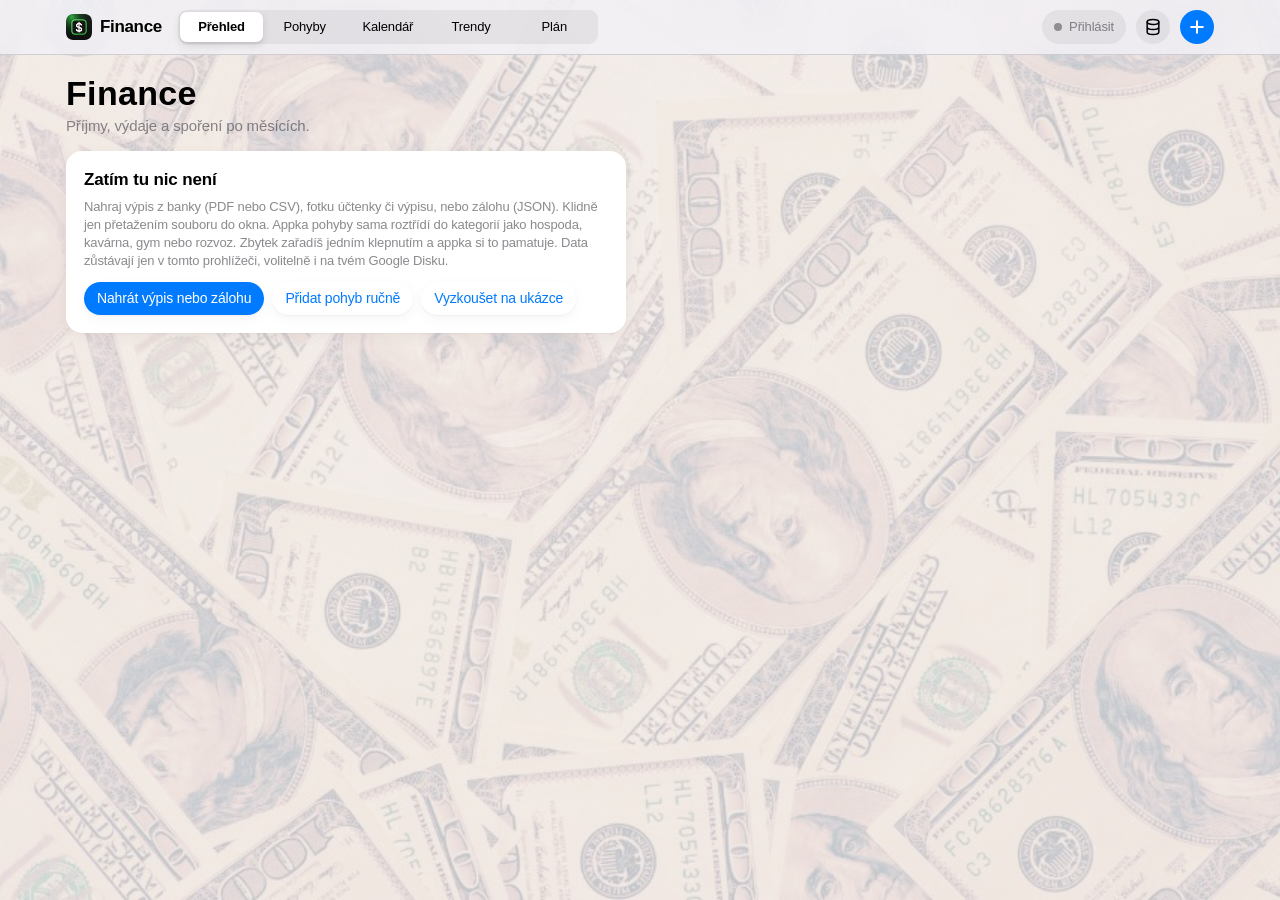
<file: index.html>
<!doctype html>
<html lang="cs">
<head>
<meta charset="utf-8">
<meta name="viewport" content="width=device-width, initial-scale=1, viewport-fit=cover">
<title>Finance</title>
<meta name="description" content="Osobní rozpočet: příjmy, výdaje a spoření po měsících, kategorie, obchodníci, pravidelné platby a import výpisu. Data zůstávají ve tvém prohlížeči, volitelně i na tvém Google Disku.">
<meta name="theme-color" content="#F2F2F7" media="(prefers-color-scheme: light)">
<meta name="theme-color" content="#000000" media="(prefers-color-scheme: dark)">
<meta name="robots" content="noindex">
<link rel="manifest" href="manifest.webmanifest">
<link rel="icon" href="icons/icon.svg" type="image/svg+xml">
<link rel="apple-touch-icon" href="icons/apple-touch-icon.png">
<meta name="apple-mobile-web-app-capable" content="yes">
<meta name="mobile-web-app-capable" content="yes">
<meta name="apple-mobile-web-app-title" content="Finance">
<meta name="apple-mobile-web-app-status-bar-style" content="default">
<link rel="stylesheet" href="styles.css">
</head>
<body>

<header class="bar">
  <div class="bar-in">
    <div class="brand"><img src="icons/icon-192.png" alt="" width="26" height="26"><span>Finance</span></div>
    <nav class="seg" id="segTop" role="tablist" aria-label="Sekce"></nav>
    <span class="spacer"></span>
    <label class="search" id="searchBox" hidden>
      <svg class="ic" viewBox="0 0 24 24" aria-hidden="true"><circle cx="11" cy="11" r="6.5"/><path d="M16 16l4.5 4.5"/></svg>
      <input id="q" type="search" placeholder="Hledat" autocomplete="off" aria-label="Hledat v pohybech">
    </label>
    <button type="button" class="syncpill" id="syncBtn" data-s="out" hidden><i></i><span id="syncTxt">Přihlásit</span></button>
    <button type="button" class="iconbtn" id="dataBtn" aria-label="Data, import a zálohy" title="Data, import a zálohy">
      <svg class="ic" viewBox="0 0 24 24" aria-hidden="true"><ellipse cx="12" cy="6" rx="7" ry="3"/><path d="M5 6v6c0 1.7 3.1 3 7 3s7-1.3 7-3V6M5 12v6c0 1.7 3.1 3 7 3s7-1.3 7-3v-6"/></svg>
    </button>
    <button type="button" class="plus" id="addBtn" aria-label="Přidat pohyb" title="Přidat pohyb (N)">
      <svg class="ic" viewBox="0 0 24 24" aria-hidden="true" style="stroke-width:2.4"><path d="M12 5v14M5 12h14"/></svg>
    </button>
  </div>
</header>

<main class="wrap" id="view" aria-live="polite"></main>

<nav class="tabbar" id="tabBottom" aria-label="Sekce"><div class="tabbar-in" role="tablist"></div></nav>

<dialog id="entryDlg" aria-label="Pohyb"></dialog>
<dialog id="dataDlg" aria-label="Data"></dialog>
<dialog id="importDlg" aria-label="Import výpisu"></dialog>
<dialog id="merchDlg" aria-label="Obchodník"></dialog>
<dialog id="triageDlg" aria-label="Nezařazené pohyby"></dialog>
<dialog id="rulesDlg" aria-label="Pravidla zařazení"></dialog>
<dialog id="limitDlg" aria-label="Limit"></dialog>
<dialog id="cellDlg" aria-label="Detail kategorie"></dialog>

<input type="file" id="fileCsv" class="kfile" accept=".csv,.tsv,.txt,.json,.pdf,text/csv,text/plain,application/json,application/pdf,image/*" tabindex="-1" aria-hidden="true">
<input type="file" id="filePhoto" class="kfile" accept="image/*" capture="environment" tabindex="-1" aria-hidden="true">
<input type="file" id="fileJson" class="kfile" accept=".json,application/json" tabindex="-1" aria-hidden="true">

<div id="toast" role="status" hidden></div>
<div id="tip" role="tooltip" hidden></div>

<noscript><p style="padding:24px;font-family:sans-serif">Finance potřebuje zapnutý JavaScript.</p></noscript>

<script src="rules.js"></script>
<script src="cats.js"></script>
<script src="analytics.js"></script>
<script src="importer.js"></script>
<script src="extract.js"></script>
<script src="app.js"></script>
<script src="kit.js"></script>
<script src="views.js"></script>
<script src="dialogs.js"></script>
</body>
</html>
</file>
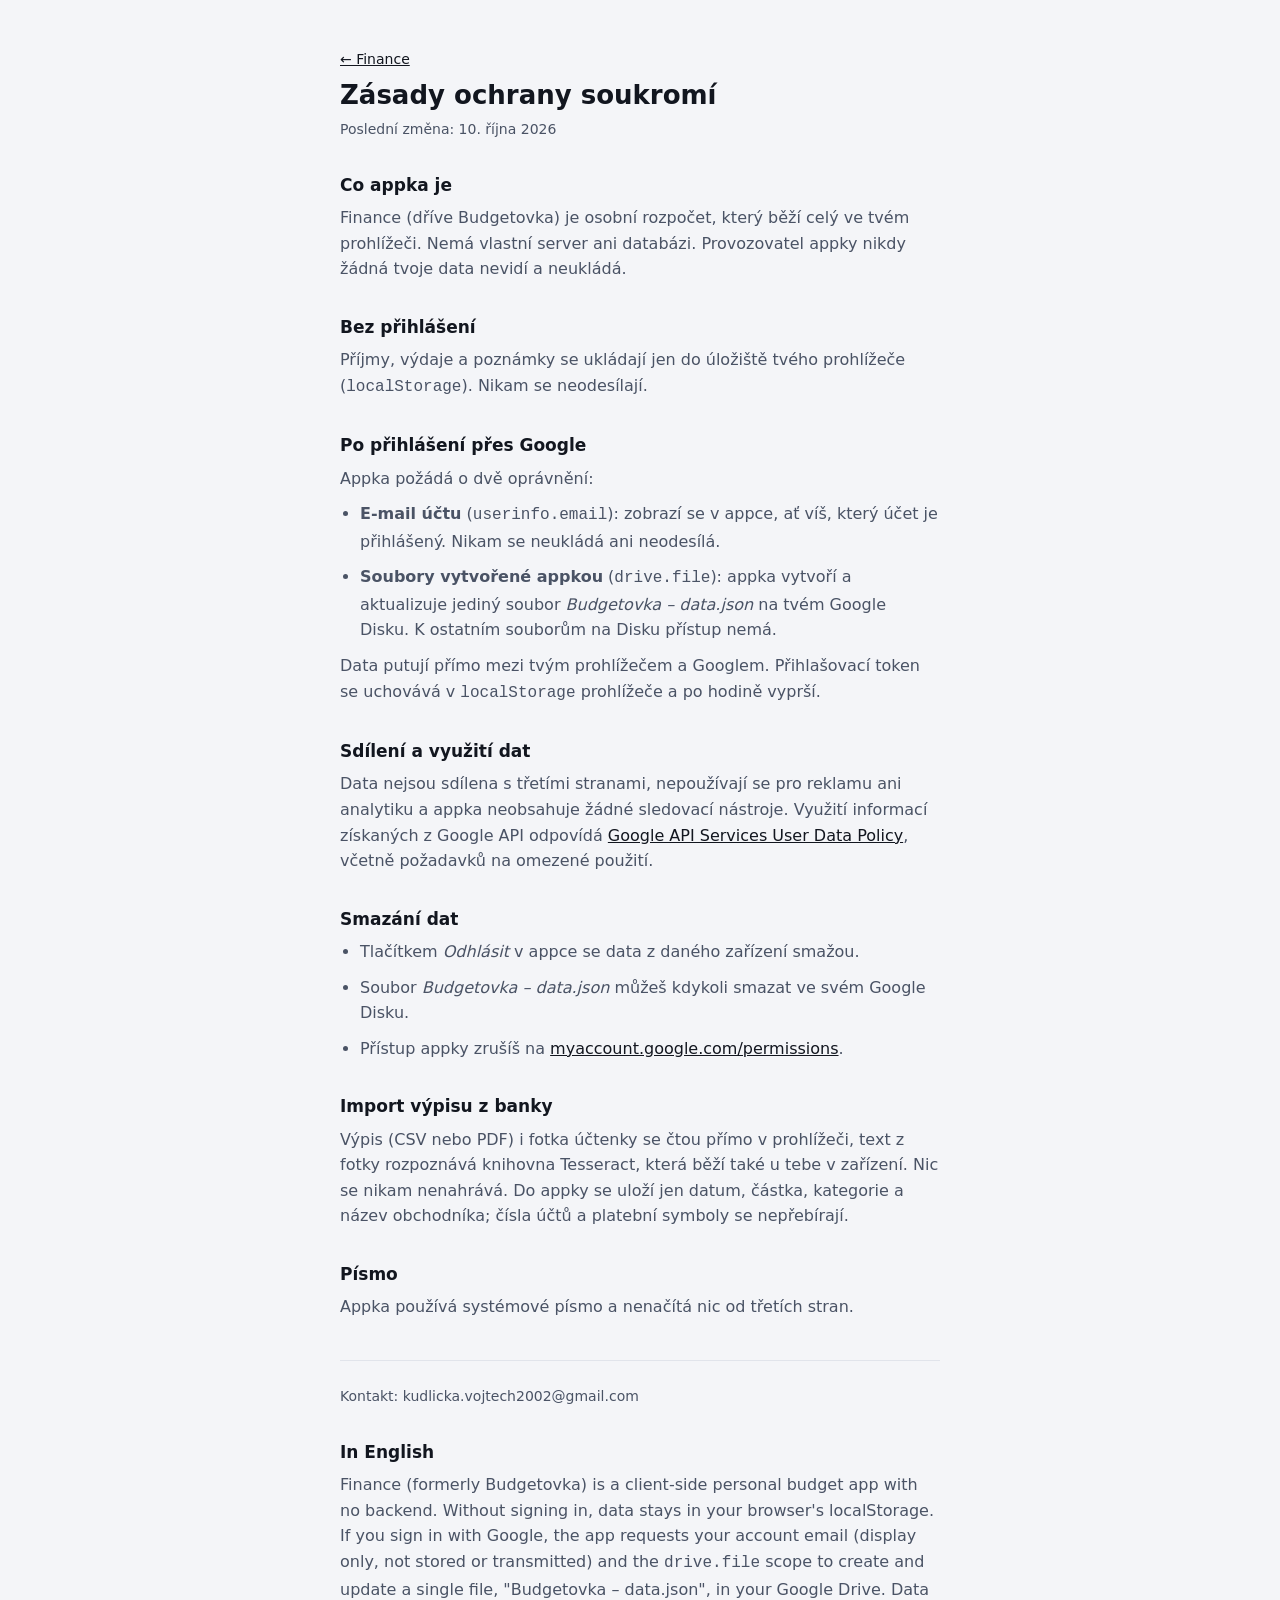
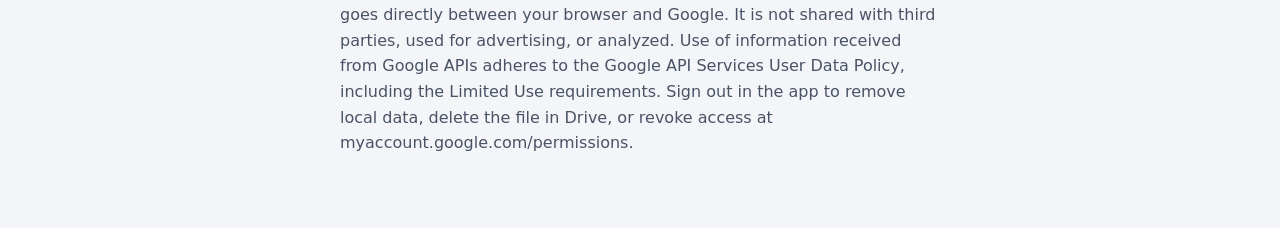
<file: privacy.html>
<!doctype html>
<html lang="cs">
<head>
<meta charset="utf-8">
<meta name="viewport" content="width=device-width, initial-scale=1">
<title>Finance: zásady ochrany soukromí</title>
<meta name="robots" content="noindex">
<style>
  :root { color-scheme: light dark; --bg:#F4F5F8; --ink:#12161F; --ink-2:#4A5365; --line:#E1E4EB; }
  @media (prefers-color-scheme: dark) { :root { --bg:#0C0F15; --ink:#EEF0F5; --ink-2:#B5BCC9; --line:#232A36; } }
  * { box-sizing: border-box; }
  body { margin: 0; background: var(--bg); color: var(--ink); font: 16px/1.6 system-ui, -apple-system, "Segoe UI", sans-serif; }
  main { max-width: 640px; margin: 0 auto; padding: 48px 20px 72px; }
  h1 { font-size: 26px; line-height: 1.2; margin: 0 0 6px; }
  h2 { font-size: 17px; margin: 32px 0 6px; }
  p, li { color: var(--ink-2); margin: 0 0 10px; }
  ul { padding-left: 20px; margin: 0 0 10px; }
  a { color: var(--ink); }
  hr { border: 0; border-top: 1px solid var(--line); margin: 40px 0 24px; }
  .meta { color: var(--ink-2); font-size: 14px; }
</style>
</head>
<body>
<main>
  <p class="meta"><a href="./">← Finance</a></p>
  <h1>Zásady ochrany soukromí</h1>
  <p class="meta">Poslední změna: 10. října 2026</p>

  <h2>Co appka je</h2>
  <p>Finance (dříve Budgetovka) je osobní rozpočet, který běží celý ve tvém prohlížeči. Nemá vlastní server ani databázi. Provozovatel appky nikdy žádná tvoje data nevidí a neukládá.</p>

  <h2>Bez přihlášení</h2>
  <p>Příjmy, výdaje a poznámky se ukládají jen do úložiště tvého prohlížeče (<code>localStorage</code>). Nikam se neodesílají.</p>

  <h2>Po přihlášení přes Google</h2>
  <p>Appka požádá o dvě oprávnění:</p>
  <ul>
    <li><strong>E-mail účtu</strong> (<code>userinfo.email</code>): zobrazí se v appce, ať víš, který účet je přihlášený. Nikam se neukládá ani neodesílá.</li>
    <li><strong>Soubory vytvořené appkou</strong> (<code>drive.file</code>): appka vytvoří a aktualizuje jediný soubor <em>Budgetovka – data.json</em> na tvém Google Disku. K ostatním souborům na Disku přístup nemá.</li>
  </ul>
  <p>Data putují přímo mezi tvým prohlížečem a Googlem. Přihlašovací token se uchovává v <code>localStorage</code> prohlížeče a po hodině vyprší.</p>

  <h2>Sdílení a využití dat</h2>
  <p>Data nejsou sdílena s třetími stranami, nepoužívají se pro reklamu ani analytiku a appka neobsahuje žádné sledovací nástroje. Využití informací získaných z Google API odpovídá <a href="https://developers.google.com/terms/api-services-user-data-policy">Google API Services User Data Policy</a>, včetně požadavků na omezené použití.</p>

  <h2>Smazání dat</h2>
  <ul>
    <li>Tlačítkem <em>Odhlásit</em> v appce se data z daného zařízení smažou.</li>
    <li>Soubor <em>Budgetovka – data.json</em> můžeš kdykoli smazat ve svém Google Disku.</li>
    <li>Přístup appky zrušíš na <a href="https://myaccount.google.com/permissions">myaccount.google.com/permissions</a>.</li>
  </ul>

  <h2>Import výpisu z banky</h2>
  <p>Výpis (CSV nebo PDF) i fotka účtenky se čtou přímo v prohlížeči, text z fotky rozpoznává knihovna Tesseract, která běží také u tebe v zařízení. Nic se nikam nenahrává. Do appky se uloží jen datum, částka, kategorie a název obchodníka; čísla účtů a platební symboly se nepřebírají.</p>

  <h2>Písmo</h2>
  <p>Appka používá systémové písmo a nenačítá nic od třetích stran.</p>

  <hr>
  <p class="meta">Kontakt: kudlicka.vojtech2002@gmail.com</p>

  <h2 lang="en">In English</h2>
  <p lang="en">Finance (formerly Budgetovka) is a client-side personal budget app with no backend. Without signing in, data stays in your browser's localStorage. If you sign in with Google, the app requests your account email (display only, not stored or transmitted) and the <code>drive.file</code> scope to create and update a single file, "Budgetovka – data.json", in your Google Drive. Data goes directly between your browser and Google. It is not shared with third parties, used for advertising, or analyzed. Use of information received from Google APIs adheres to the Google API Services User Data Policy, including the Limited Use requirements. Sign out in the app to remove local data, delete the file in Drive, or revoke access at myaccount.google.com/permissions.</p>
</main>
</body>
</html>
</file>
<file: styles.css>
/* Budgetovka: vzhled ve stejném jazyce jako Pipeline (iOS styl, systémové písmo, světlý i tmavý režim).
   Barvy kategorií se odvozují v views.js z barev skupin (--g-<skupina>, --c-<kategorie>). */

:root {
  --veil: rgba(242,242,247,.80);
  --bg: #F2F2F7; --bg2: #FFFFFF; --bg3: #F2F2F7; --fill: rgba(120,120,128,.12); --fill2: rgba(120,120,128,.08);
  --label: #000000; --label2: rgba(60,60,67,.6); --label3: rgba(60,60,67,.3); --sep: rgba(60,60,67,.18);
  --tint: #007AFF; --tint-soft: rgba(0,122,255,.12); --green: #34C759; --green-soft: rgba(52,199,89,.14);
  --orange: #FF9500; --orange-soft: rgba(255,149,0,.14); --red: #FF3B30; --red-soft: rgba(255,59,48,.12);
  --purple: #AF52DE; --yellow: #FFCC00; --gray: #8E8E93; --indigo: #5856D6; --teal: #30B0C7; --blue: #0A84FF; --pink: #FF2D55;
  --bar-bg: rgba(242,242,247,.8); --card-shadow: 0 1px 2px rgba(0,0,0,.04), 0 4px 14px rgba(0,0,0,.04);
  --thumb-shadow: 0 0.5px 4px rgba(0,0,0,.12), 0 6px 13px rgba(0,0,0,.12);
  --font: -apple-system, BlinkMacSystemFont, "SF Pro Text", "SF Pro Display", "Helvetica Neue", Helvetica, Arial, sans-serif;
  --r-lg: 16px; --r: 12px; --r-sm: 10px;
  --tabh: 56px;
}
@media (prefers-color-scheme: dark) {
  :root:not([data-theme="light"]) {
    color-scheme: dark;
    --veil: rgba(0,0,0,.80);
    --bg: #000000; --bg2: #1C1C1E; --bg3: #2C2C2E; --fill: rgba(120,120,128,.24); --fill2: rgba(120,120,128,.16);
    --label: #FFFFFF; --label2: rgba(235,235,245,.6); --label3: rgba(235,235,245,.3); --sep: rgba(84,84,88,.6);
    --tint: #0A84FF; --tint-soft: rgba(10,132,255,.2); --green: #30D158; --green-soft: rgba(48,209,88,.18);
    --orange: #FF9F0A; --orange-soft: rgba(255,159,10,.18); --red: #FF453A; --red-soft: rgba(255,69,58,.18);
    --purple: #BF5AF2; --yellow: #FFD60A; --gray: #8E8E93; --indigo: #5E5CE6; --teal: #40C8E0; --blue: #64D2FF; --pink: #FF375F;
    --bar-bg: rgba(0,0,0,.72); --card-shadow: none; --thumb-shadow: 0 0.5px 4px rgba(0,0,0,.3), 0 6px 13px rgba(0,0,0,.3);
  }
}
:root[data-theme="dark"] {
  color-scheme: dark;
  --veil: rgba(0,0,0,.80);
  --bg: #000000; --bg2: #1C1C1E; --bg3: #2C2C2E; --fill: rgba(120,120,128,.24); --fill2: rgba(120,120,128,.16);
  --label: #FFFFFF; --label2: rgba(235,235,245,.6); --label3: rgba(235,235,245,.3); --sep: rgba(84,84,88,.6);
  --tint: #0A84FF; --tint-soft: rgba(10,132,255,.2); --green: #30D158; --green-soft: rgba(48,209,88,.18);
  --orange: #FF9F0A; --orange-soft: rgba(255,159,10,.18); --red: #FF453A; --red-soft: rgba(255,69,58,.18);
  --purple: #BF5AF2; --yellow: #FFD60A; --gray: #8E8E93; --indigo: #5E5CE6; --teal: #40C8E0; --blue: #64D2FF; --pink: #FF375F;
  --bar-bg: rgba(0,0,0,.72); --card-shadow: none; --thumb-shadow: 0 0.5px 4px rgba(0,0,0,.3), 0 6px 13px rgba(0,0,0,.3);
}

* { box-sizing: border-box; }
[hidden] { display: none !important; }
html { background: var(--bg); overscroll-behavior-x: none; }
body { background: transparent; overscroll-behavior-x: none; }
/* fotka v pozadí: pevná vrstva pod obsahem, přes ni závoj kvůli čitelnosti (karty zůstávají plné) */
body::before { content: ""; position: fixed; inset: 0; z-index: -1; pointer-events: none;
  background: linear-gradient(var(--veil), var(--veil)), url("bg.jpg") center / cover no-repeat; }
@media print { body::before { display: none; } }
body { margin: 0; color: var(--label); font-family: var(--font); font-size: 15px; line-height: 1.35; -webkit-font-smoothing: antialiased; letter-spacing: -.01em; -webkit-text-size-adjust: 100%; }
.num { font-variant-numeric: tabular-nums; }
button { font: inherit; color: inherit; background: none; border: none; cursor: pointer; padding: 0; letter-spacing: inherit; -webkit-tap-highlight-color: transparent; }
button:disabled { cursor: default; }
button:focus-visible, input:focus-visible, select:focus-visible, textarea:focus-visible, .row-btn:focus-visible, a:focus-visible, summary:focus-visible { outline: 3px solid var(--tint-soft); outline-offset: 1px; border-radius: 8px; }
input, select, textarea { font: inherit; color: var(--label); letter-spacing: inherit; }
input[type=number] { -moz-appearance: textfield; appearance: textfield; }
input[type=number]::-webkit-inner-spin-button, input[type=number]::-webkit-outer-spin-button { -webkit-appearance: none; margin: 0; }
a { color: var(--tint); }
svg { flex: none; }
.ic { width: 20px; height: 20px; fill: none; stroke: currentColor; stroke-width: 1.8; stroke-linecap: round; stroke-linejoin: round; }

/* ---------- horní lišta ---------- */
.bar { position: sticky; top: env(safe-area-inset-top, 0px); z-index: 5; background: var(--bar-bg); -webkit-backdrop-filter: saturate(180%) blur(20px); backdrop-filter: saturate(180%) blur(20px); border-bottom: .5px solid var(--sep); }
.bar-in { max-width: 1180px; margin: 0 auto; padding: 10px 16px; display: flex; align-items: center; gap: 10px; }
.brand { display: flex; align-items: center; gap: 8px; font-weight: 700; font-size: 17px; letter-spacing: -.02em; margin-right: 6px; }
.brand img { width: 26px; height: 26px; border-radius: 7px; display: block; }
.seg { display: inline-grid; grid-auto-flow: column; grid-auto-columns: 1fr; background: var(--fill); border-radius: 9px; padding: 2px; min-width: min(420px, 100%); }
.seg button { font-size: 13px; font-weight: 500; padding: 6px 14px; border-radius: 7px; color: var(--label); transition: background .2s; white-space: nowrap; }
.seg button[aria-selected="true"] { background: var(--bg2); box-shadow: 0 3px 8px rgba(0,0,0,.12), 0 3px 1px rgba(0,0,0,.04); font-weight: 600; }
:root[data-theme="dark"] .seg button[aria-selected="true"] { background: #636366; }
@media (prefers-color-scheme: dark) { :root:not([data-theme="light"]) .seg button[aria-selected="true"] { background: #636366; } }
.spacer { flex: 1; }
.search { display: flex; align-items: center; gap: 6px; background: var(--fill); border-radius: 10px; padding: 0 10px; height: 34px; width: 220px; max-width: 100%; }
.search svg { opacity: .55; width: 16px; height: 16px; }
.search input { border: none; background: transparent; outline: none; width: 100%; font-size: 15px; min-width: 0; }
.search input::placeholder { color: var(--label2); }
.search .x { color: var(--label2); font-size: 16px; line-height: 1; padding: 2px; }
.iconbtn { width: 34px; height: 34px; border-radius: 50%; background: var(--fill); display: grid; place-items: center; color: var(--label); flex: none; }
.iconbtn:active { opacity: .6; }
.plus { width: 34px; height: 34px; border-radius: 50%; background: var(--tint); color: #fff; display: grid; place-items: center; flex: none; }
.plus:active { opacity: .7; }
.syncpill { display: inline-flex; align-items: center; gap: 7px; height: 34px; padding: 0 12px; border-radius: 999px; background: var(--fill); font-size: 13px; font-weight: 500; color: var(--label2); white-space: nowrap; }
.syncpill i { width: 8px; height: 8px; border-radius: 50%; background: var(--gray); display: block; }
.syncpill[data-s="ok"] i { background: var(--green); }
.syncpill[data-s="busy"] i { background: var(--orange); animation: pulse 1s ease-in-out infinite; }
.syncpill[data-s="expired"] i, .syncpill[data-s="error"] i { background: var(--red); }
.syncpill[data-s="expired"], .syncpill[data-s="error"] { color: var(--red); }
@keyframes pulse { 50% { opacity: .3; } }

/* spodní lišta na telefonu */
.tabbar { display: none; position: fixed; left: 0; right: 0; bottom: 0; z-index: 6; background: var(--bar-bg); -webkit-backdrop-filter: saturate(180%) blur(20px); backdrop-filter: saturate(180%) blur(20px); border-top: .5px solid var(--sep); padding-bottom: env(safe-area-inset-bottom, 0px); }
.tabbar-in { display: grid; grid-auto-flow: column; grid-auto-columns: 1fr; height: var(--tabh); max-width: 640px; margin: 0 auto; }
.tabbar button { display: flex; flex-direction: column; align-items: center; justify-content: center; gap: 2px; font-size: 10.5px; font-weight: 500; color: var(--label2); }
.tabbar button .ic { width: 24px; height: 24px; }
.tabbar button[aria-selected="true"] { color: var(--tint); }
@media (max-width: 759px) {
  .seg { display: none; }
  .tabbar { display: block; }
  body { padding-bottom: calc(var(--tabh) + env(safe-area-inset-bottom, 0px)); }
  .search { width: auto; flex: 1; }
  .syncpill span { display: none; }
  .syncpill { padding: 0 11px; }
  #syncBtn[data-s="expired"] span, #syncBtn[data-s="error"] span { display: inline; }
  .brand span { display: none; }
}

/* ---------- stránka ---------- */
.wrap { max-width: 1180px; margin: 0 auto; padding: 6px 16px 56px; }
.large { display: flex; align-items: flex-end; justify-content: space-between; gap: 12px; flex-wrap: wrap; margin: 14px 0 14px; }
.large h1 { font-size: 34px; font-weight: 700; letter-spacing: .01em; margin: 0; line-height: 1.1; }
.large .sub { color: var(--label2); font-size: 15px; margin-top: 4px; }
.qchip { font-size: 13px; color: var(--label2); background: var(--bg2); border-radius: 999px; padding: 6px 12px; box-shadow: var(--card-shadow); }
.qchip b { color: var(--label); font-weight: 600; }
.sechead { font-size: 13px; color: var(--label2); text-transform: uppercase; letter-spacing: .02em; margin: 0 16px 7px; font-weight: 400; }
.secfoot { font-size: 13px; color: var(--label2); margin: 7px 16px 0; line-height: 1.4; }
.group { background: var(--bg2); border-radius: var(--r); overflow: hidden; box-shadow: var(--card-shadow); }
.section { margin-bottom: 26px; }
.itemhead { display: flex; justify-content: space-between; align-items: baseline; margin: 0 16px 7px; gap: 10px; }
.itemhead .sechead { margin: 0; }
.itemhead button { color: var(--tint); font-size: 13px; font-weight: 500; }

.perbar { display: flex; align-items: center; gap: 8px; margin: 0 0 16px; flex-wrap: wrap; }
.perbar select { font: inherit; font-size: 15px; font-weight: 600; padding: 7px 30px 7px 12px; border-radius: 10px; background-color: var(--bg2); border: 1px solid var(--sep); color: var(--label); min-width: 0; max-width: 100%; }
.perbar .pnav { width: 34px; height: 34px; border-radius: 17px; background: var(--fill); font-size: 18px; line-height: 1; flex: none; color: var(--label); }
.perbar .pnav:disabled { opacity: .35; }
.perbar .pnote { font-size: 13px; color: var(--label2); flex: 1 1 160px; }
.perbar .pback { font-size: 14px; color: var(--tint); font-weight: 500; }

.tiles { display: grid; grid-template-columns: repeat(auto-fit, minmax(150px, 1fr)); gap: 12px; margin-bottom: 26px; }
.tile { background: var(--bg2); border-radius: var(--r-lg); padding: 14px 16px; box-shadow: var(--card-shadow); display: grid; gap: 2px; align-content: start; min-width: 0; }
.tile .k { font-size: 13px; color: var(--label2); font-weight: 500; display: flex; align-items: center; gap: 6px; }
.tile .k i { width: 8px; height: 8px; border-radius: 50%; display: inline-block; }
.tile .v { font-size: 26px; font-weight: 700; font-variant-numeric: tabular-nums; letter-spacing: -.02em; white-space: nowrap; }
.tile .v small { font-size: 15px; font-weight: 600; color: var(--label2); letter-spacing: 0; }
.tile .h { font-size: 13px; color: var(--label2); }
.tile.alert .v { color: var(--red); }
.up, .bad { color: var(--red); } .good { color: var(--green); }
.delta { font-weight: 600; font-size: 12px; white-space: nowrap; }
.linkbtn { font: inherit; font-weight: 500; }

.banner { background: var(--orange-soft); border-radius: var(--r); padding: 12px 16px; margin-bottom: 22px; display: flex; justify-content: space-between; gap: 10px; flex-wrap: wrap; align-items: center; font-size: 14px; }
.banner button { color: var(--tint); font-weight: 600; }
.banner b { font-variant-numeric: tabular-nums; }
.banner.demo { background: var(--yellow-soft, rgba(255,204,0,.18)); box-shadow: inset 0 0 0 1px rgba(255,159,10,.55); }
.banner .bbtns { display: flex; gap: 14px; flex-wrap: wrap; }
.banner .ghost { color: var(--label2); font-weight: 500; }

/* zbytečné výdaje */
.leaks .leak { position: relative; }
.leaks .leak + .leak { border-top: .5px solid var(--sep); }
.leaks .leak::before { content: ""; position: absolute; left: 0; top: 10px; bottom: 10px; width: 3px; border-radius: 0 3px 3px 0; background: var(--sev); }
.leaks .leak .row { border: 0; }
.leaks .leak.off { opacity: .5; }
.leaks .s.multi { white-space: normal; line-height: 1.35; }
.leaks .lktip { font-size: 13px; color: var(--label); background: var(--fill2); border-radius: 10px; padding: 8px 10px; margin-top: 8px; line-height: 1.4; }
.leakact { padding: 0 16px 12px 64px; }
.leakact button { color: var(--tint); font-size: 13px; font-weight: 500; }

.hero { display: grid; grid-template-columns: repeat(auto-fit, minmax(300px, 1fr)); gap: 14px; margin-bottom: 26px; }
.panel { background: var(--bg2); border-radius: var(--r-lg); padding: 18px; box-shadow: var(--card-shadow); min-width: 0; }
.panel h2 { font-size: 17px; font-weight: 600; margin: 0 0 2px; }
.panel .cap { font-size: 13px; color: var(--label2); margin-bottom: 12px; line-height: 1.4; }
.eyebrow { font-size: 13px; color: var(--label2); font-weight: 500; }
.big { font-size: 44px; font-weight: 700; letter-spacing: -.03em; font-variant-numeric: tabular-nums; line-height: 1.05; margin: 4px 0 12px; white-space: nowrap; }
.big small { font-size: 22px; color: var(--label2); font-weight: 600; letter-spacing: -.01em; }
.big.neg { color: var(--red); }
.kv { display: grid; grid-template-columns: 1fr auto; border-top: .5px solid var(--sep); margin: 0; }
.kv dt, .kv dd { padding: 9px 0; border-bottom: .5px solid var(--sep); margin: 0; font-size: 15px; }
.kv dt { color: var(--label2); display: flex; align-items: center; gap: 8px; }
.kv dt i { width: 9px; height: 9px; border-radius: 50%; display: inline-block; }
.kv dd { text-align: right; font-variant-numeric: tabular-nums; font-weight: 500; }
.kv dt:nth-last-child(2), .kv dd:last-child { border-bottom: none; }
.callout { margin-top: 14px; padding: 12px 14px; border-radius: var(--r); background: var(--tint-soft); font-size: 14px; line-height: 1.45; }
.callout.warn { background: var(--orange-soft); }
.callout.good { background: var(--green-soft); }
.callout b { font-variant-numeric: tabular-nums; }
.pill { display: inline-block; font-size: 12px; font-weight: 600; padding: 2px 8px; border-radius: 999px; background: var(--fill2); color: var(--label2); white-space: nowrap; }
.pill.good { background: var(--green-soft); color: var(--green); }
.pill.warn { background: var(--orange-soft); color: var(--orange); }
.pill.bad { background: var(--red-soft); color: var(--red); }
.pill.blue { background: var(--tint-soft); color: var(--tint); }

/* žebřík výdajů */
.lbar { position: relative; height: 34px; border-radius: 10px; overflow: hidden; display: flex; background: var(--fill2); }
.lbar span { display: block; height: 100%; min-width: 0; }
.lbar span + span { border-left: 2px solid var(--bg2); }
.leg { display: flex; flex-wrap: wrap; gap: 6px 14px; margin-top: 10px; font-size: 12.5px; color: var(--label2); }
.leg i { display: inline-block; width: 9px; height: 9px; border-radius: 50%; margin-right: 6px; vertical-align: baseline; }

/* grafy */
.chartwrap { position: relative; }
.chartwrap svg { display: block; width: 100%; height: auto; overflow: visible; }
.chartwrap text { font-family: var(--font); font-size: 11px; fill: var(--label2); font-variant-numeric: tabular-nums; }
.chartwrap .grid { stroke: var(--sep); stroke-width: .5; }
.chartwrap .hit { fill: transparent; }
.tip { position: absolute; pointer-events: none; background: var(--bg2); color: var(--label); font-size: 13px; padding: 8px 10px; border-radius: 10px; white-space: nowrap; transform: translate(-50%, -100%); box-shadow: 0 8px 24px rgba(0,0,0,.18); font-variant-numeric: tabular-nums; z-index: 3; line-height: 1.4; }
.tip b { font-weight: 600; }
.tip .tk { color: var(--label2); }
.mixbox { display: flex; align-items: center; gap: 18px; margin-top: 6px; flex-wrap: wrap; }
.mixdonut { flex: none; width: 150px; height: 150px; }
.mixdonut circle { transition: stroke-width .15s; }
.mixdonut.spin-in { animation: mixSpin .7s cubic-bezier(.2,.8,.2,1); }
@keyframes mixSpin { from { transform: rotate(-260deg) scale(.6); opacity: 0; } to { transform: rotate(0) scale(1); opacity: 1; } }
.mixleg { display: grid; gap: 9px; flex: 1; min-width: 190px; }
.mixleg .r { display: flex; align-items: center; gap: 9px; font-size: 13.5px; }
.mixleg .r i { width: 10px; height: 10px; border-radius: 50%; flex: none; }
.mixleg .r b { margin-left: auto; font-variant-numeric: tabular-nums; font-weight: 600; }
.mixleg .r span { font-weight: 500; }
.mixleg .r em { font-style: normal; color: var(--label2); font-size: 12px; width: 38px; text-align: right; font-variant-numeric: tabular-nums; }

/* řádky */
.row { display: flex; align-items: center; gap: 12px; padding: 10px 16px; position: relative; min-height: 52px; }
.row + .row::before { content: ""; position: absolute; top: 0; left: 64px; right: 0; border-top: .5px solid var(--sep); }
.row.noav + .row.noav::before { left: 16px; }
.row-btn { width: 100%; text-align: left; }
.row-btn:active { background: var(--fill2); }
.row .main { flex: 1; min-width: 0; }
.row .t { font-weight: 500; overflow: hidden; text-overflow: ellipsis; white-space: nowrap; }
.row .s { font-size: 13px; color: var(--label2); overflow: hidden; text-overflow: ellipsis; white-space: nowrap; }
.row .s.bad { color: var(--red); }
.row .end { text-align: right; font-size: 15px; white-space: nowrap; font-variant-numeric: tabular-nums; font-weight: 500; }
.row .end small { display: block; font-size: 12px; color: var(--label2); font-weight: 400; }
.row .end.in { color: var(--green); }
.row .end.sv { color: var(--tint); }
.row .bar2 { position: absolute; left: 64px; right: 16px; bottom: 5px; height: 3px; border-radius: 2px; background: var(--fill2); overflow: hidden; }
.row .bar2 i { display: block; height: 100%; border-radius: 2px; }
.row .bar2 u { position: absolute; top: -1px; bottom: -1px; width: 2px; background: var(--label); opacity: .55; text-decoration: none; }
.row.has-bar { padding-bottom: 15px; }
.chev { flex: none; opacity: .35; }
.av { width: 36px; height: 36px; border-radius: 50%; display: grid; place-items: center; color: #fff; flex: none; background: var(--gray); }
.av .ic { width: 18px; height: 18px; stroke-width: 1.9; }
.av.sm { width: 28px; height: 28px; } .av.sm .ic { width: 15px; height: 15px; }
.empty { color: var(--label2); font-size: 15px; padding: 18px 16px; text-align: center; }
.dayhead { display: flex; justify-content: space-between; align-items: baseline; margin: 18px 16px 7px; font-size: 13px; color: var(--label2); }
.dayhead:first-child { margin-top: 0; }
.dayhead b { font-weight: 500; font-variant-numeric: tabular-nums; }
.more { display: block; width: 100%; padding: 13px; text-align: center; color: var(--tint); font-weight: 500; }
.chips { display: flex; flex-wrap: wrap; gap: 8px; }
.chipbtn { background: var(--bg2); border-radius: 999px; padding: 7px 13px; font-size: 14px; color: var(--tint); font-weight: 500; box-shadow: var(--card-shadow); }
.chipbtn:active { opacity: .6; }
.chipbtn.on { background: var(--tint); color: #fff; }
.fchip { display: inline-flex; align-items: center; gap: 6px; background: var(--tint-soft); color: var(--tint); border-radius: 999px; padding: 5px 6px 5px 12px; font-size: 13px; font-weight: 500; }
.fchip button { width: 20px; height: 20px; border-radius: 50%; background: var(--tint); color: #fff; font-size: 13px; line-height: 1; }
.toolbar { display: flex; gap: 10px; align-items: center; flex-wrap: wrap; margin-bottom: 14px; }
.mini-seg { display: inline-grid; grid-auto-flow: column; background: var(--fill); border-radius: 8px; padding: 2px; flex: none; }
.mini-seg button { font-size: 13px; padding: 5px 12px; border-radius: 6px; font-weight: 500; white-space: nowrap; }
.mini-seg button[aria-pressed="true"] { background: var(--bg2); box-shadow: 0 2px 6px rgba(0,0,0,.12); font-weight: 600; }
:root[data-theme="dark"] .mini-seg button[aria-pressed="true"] { background: #636366; }
@media (prefers-color-scheme: dark) { :root:not([data-theme="light"]) .mini-seg button[aria-pressed="true"] { background: #636366; } }
.selpill { font: inherit; font-size: 14px; padding: 6px 28px 6px 12px; border-radius: 10px; background-color: var(--bg2); border: 1px solid var(--sep); color: var(--label); max-width: 100%; }
select { -webkit-appearance: none; appearance: none; background-image: url("data:image/svg+xml,%3Csvg xmlns='http://www.w3.org/2000/svg' width='10' height='6' viewBox='0 0 10 6'%3E%3Cpath d='M1 1l4 4 4-4' fill='none' stroke='%238E8E93' stroke-width='1.6' stroke-linecap='round' stroke-linejoin='round'/%3E%3C/svg%3E"); background-repeat: no-repeat; background-position: right 10px center; }
.frow select { background-image: none; }

/* kalendář */
.cal { display: grid; grid-template-columns: repeat(7, minmax(0, 1fr)); gap: 6px; }
.cal .dow { font-size: 12px; color: var(--label2); text-align: center; padding-bottom: 2px; }
.cell { position: relative; aspect-ratio: 1 / 1.08; border-radius: 10px; background: var(--bg2); box-shadow: var(--card-shadow); padding: 5px 6px; display: flex; flex-direction: column; justify-content: space-between; overflow: hidden; text-align: left; min-width: 0; }
.cell::before { content: ""; position: absolute; inset: 0; background: var(--orange); opacity: calc(var(--h, 0) * .62); }
.cell > * { position: relative; }
.cell .d { font-size: 12px; font-weight: 600; color: var(--label2); }
.cell .a { font-size: 11px; font-weight: 600; font-variant-numeric: tabular-nums; letter-spacing: -.02em; white-space: nowrap; }
.cell.blank { background: transparent; box-shadow: none; pointer-events: none; }
.cell.blank::before { display: none; }
.cell.today { outline: 2px solid var(--tint); outline-offset: -2px; }
.cell.sel { outline: 2px solid var(--label); outline-offset: -2px; }
.cell.fut { opacity: .5; }
.cell .inc { position: absolute; top: 6px; right: 6px; width: 7px; height: 7px; border-radius: 50%; background: var(--green); }
.cell.hot .a, .cell.hot .d { color: var(--label); }
@media (min-width: 760px) { .cell { aspect-ratio: auto; height: 78px; } }
@media (max-width: 480px) { .cell { padding: 4px 4px; border-radius: 8px; } .cell .a { font-size: 9.5px; } .cal { gap: 4px; } }
.heatleg { display: flex; align-items: center; gap: 8px; font-size: 12px; color: var(--label2); margin-top: 12px; }
.heatleg i { flex: 1; max-width: 140px; height: 8px; border-radius: 4px; background: linear-gradient(to right, var(--fill2), var(--orange)); }

/* tabulka */
.tblwrap { overflow-x: auto; -webkit-overflow-scrolling: touch; }
table { border-collapse: collapse; width: 100%; font-size: 14px; }
th, td { padding: 9px 12px; text-align: right; white-space: nowrap; font-variant-numeric: tabular-nums; border-bottom: .5px solid var(--sep); }
tr:last-child td { border-bottom: none; }
th:first-child, td:first-child { text-align: left; position: sticky; left: 0; background: var(--bg2); z-index: 1; }
th { color: var(--label2); font-weight: 400; font-size: 12px; text-transform: uppercase; letter-spacing: .02em; }
td.hm { position: relative; }
td.hm::before { content: ""; position: absolute; inset: 2px; border-radius: 6px; background: var(--orange); opacity: calc(var(--h, 0) * .55); }
td.hm span { position: relative; }
td.tot { font-weight: 600; }
.legendrow { display: flex; flex-wrap: wrap; gap: 6px 14px; margin-top: 10px; font-size: 12.5px; color: var(--label2); }
.legendrow i { display: inline-block; width: 9px; height: 9px; border-radius: 50%; margin-right: 6px; }

/* plán */
.slider { padding: 6px 0 4px; display: grid; gap: 6px; }
.sl-head { display: flex; justify-content: space-between; font-size: 15px; }
.sl-head b { font-weight: 600; font-variant-numeric: tabular-nums; color: var(--tint); }
.sl-ticks { display: flex; justify-content: space-between; font-size: 12px; color: var(--label3); font-variant-numeric: tabular-nums; }
input[type=range] { -webkit-appearance: none; appearance: none; width: 100%; height: 28px; background: transparent; margin: 0; padding: 0; --p: 50%; }
input[type=range]::-webkit-slider-runnable-track { height: 4px; border-radius: 2px; background: linear-gradient(to right, var(--tint) 0 var(--p), var(--fill) var(--p) 100%); }
input[type=range]::-webkit-slider-thumb { -webkit-appearance: none; width: 28px; height: 28px; border-radius: 50%; background: #fff; box-shadow: var(--thumb-shadow); margin-top: -12px; border: none; }
input[type=range]::-moz-range-track { height: 4px; border-radius: 2px; background: var(--fill); }
input[type=range]::-moz-range-progress { height: 4px; border-radius: 2px; background: var(--tint); }
input[type=range]::-moz-range-thumb { width: 28px; height: 28px; border-radius: 50%; background: #fff; box-shadow: var(--thumb-shadow); border: none; }
.ppd summary { list-style: none; display: flex; justify-content: space-between; gap: 10px; padding: 12px 16px; cursor: pointer; font-weight: 500; }
.ppd summary::-webkit-details-marker { display: none; }
.ppd summary > span:first-child { flex: 1; }
.ppd summary .cnt { color: var(--label2); font-weight: 400; font-size: 14px; white-space: nowrap; }
.ppd summary::after { content: "›"; color: var(--label3); font-size: 20px; line-height: 1; transition: transform .2s; }
.ppd[open] summary::after { transform: rotate(90deg); }

/* ---------- okna (sheet) ---------- */
dialog { border: none; padding: 0; background: var(--bg); color: var(--label); width: min(620px, 100vw); max-width: 100vw; max-height: min(92vh, 100%); border-radius: 14px; box-shadow: 0 30px 80px rgba(0,0,0,.35); }
dialog::backdrop { background: rgba(0,0,0,.4); }
dialog[open] { animation: sheetIn .34s cubic-bezier(.2,.9,.24,1); }
dialog.sheet-closing { animation: sheetOut .26s cubic-bezier(.4,0,.7,1) forwards; }
dialog[open]::backdrop { animation: backdropIn .34s ease; }
dialog.sheet-closing::backdrop { animation: backdropOut .26s ease forwards; }
@keyframes sheetIn { from { opacity: 0; transform: translateY(22px) scale(.97); } to { opacity: 1; transform: none; } }
@keyframes sheetOut { from { opacity: 1; transform: none; } to { opacity: 0; transform: translateY(18px) scale(.97); } }
@keyframes backdropIn { from { opacity: 0; } to { opacity: 1; } }
@keyframes backdropOut { from { opacity: 1; } to { opacity: 0; } }
@media (max-width: 640px) {
  dialog { margin: auto 0 0; width: 100vw; border-radius: 14px 14px 0 0; max-height: 94vh; }
  dialog[open] { animation: sheetInM .32s cubic-bezier(.2,.9,.24,1); }
  dialog.sheet-closing { animation: sheetOutM .26s cubic-bezier(.4,0,.7,1) forwards; }
  @keyframes sheetInM { from { opacity: 0; transform: translateY(100%); } to { opacity: 1; transform: none; } }
  @keyframes sheetOutM { from { opacity: 1; transform: none; } to { opacity: .4; transform: translateY(100%); } }
}
@media (prefers-reduced-motion: reduce) { dialog[open], dialog.sheet-closing, dialog[open]::backdrop, dialog.sheet-closing::backdrop, .mixdonut.spin-in { animation: none; } }
.sheet { display: flex; flex-direction: column; max-height: inherit; }
.sbar { display: grid; grid-template-columns: 1fr auto 1fr; align-items: center; padding: 14px 16px; background: var(--bar-bg); -webkit-backdrop-filter: blur(20px); backdrop-filter: blur(20px); border-bottom: .5px solid var(--sep); position: sticky; top: 0; z-index: 2; }
.sbar h2 { margin: 0; font-size: 17px; font-weight: 600; text-align: center; white-space: nowrap; overflow: hidden; text-overflow: ellipsis; max-width: 52vw; }
.sbar .l { justify-self: start; color: var(--tint); font-size: 17px; }
.sbar .r { justify-self: end; color: var(--tint); font-size: 17px; font-weight: 600; }
.sbar .r:disabled { opacity: .4; }
.sbody { overflow: auto; padding: 20px 16px 28px; display: grid; gap: 24px; align-content: start; -webkit-overflow-scrolling: touch; }
.fg .group { box-shadow: none; }
.frow { display: flex; align-items: center; gap: 12px; padding: 0 16px; min-height: 44px; position: relative; }
.frow + .frow::before { content: ""; position: absolute; top: 0; left: 16px; right: 0; border-top: .5px solid var(--sep); }
.frow > label, .frow > .lab { flex: none; width: 38%; font-size: 15px; color: var(--label); }
.frow input, .frow select { flex: 1; min-width: 0; border: none; background: transparent; text-align: right; padding: 11px 0; outline: none; font-size: 16px; color: var(--label); }
.frow input::placeholder { color: var(--label3); }
.frow select { color: var(--label2); cursor: pointer; text-align-last: right; }
.frow input[type=date] { min-height: 44px; }
.frow.col { flex-direction: column; align-items: stretch; gap: 6px; padding-block: 12px; }
.frow.col > label { width: auto; }
.frow input.switch { flex: none !important; padding: 0; -webkit-appearance: none; appearance: none; width: 51px; height: 31px; flex: none; border-radius: 999px; background: var(--fill); position: relative; cursor: pointer; transition: background .2s; margin: 6px 0; }
.frow input.switch::after { content: ""; position: absolute; top: 2px; left: 2px; width: 27px; height: 27px; border-radius: 50%; background: #fff; box-shadow: 0 3px 8px rgba(0,0,0,.15), 0 3px 1px rgba(0,0,0,.06); transition: transform .2s; }
.frow input.switch:checked { background: var(--green); }
.frow input.switch:checked::after { transform: translateX(20px); }
.frow .lab small { display: block; font-size: 12px; color: var(--label2); }
.sum { background: var(--bg2); border-radius: var(--r); padding: 16px; display: grid; gap: 4px; text-align: center; }
.sum .k { font-size: 13px; color: var(--label2); }
.sum .v { font-size: 34px; font-weight: 700; letter-spacing: -.02em; font-variant-numeric: tabular-nums; }
.sum .h { font-size: 14px; color: var(--label2); font-variant-numeric: tabular-nums; }
.danger-row { color: var(--red); width: 100%; text-align: center; padding: 12px; font-size: 17px; }
.danger-row.confirm { font-weight: 600; }
.btnrow { display: block; width: 100%; text-align: left; padding: 12px 16px; min-height: 44px; font-size: 16px; color: var(--tint); }
.btnrow + .btnrow { border-top: .5px solid var(--sep); }
.btnrow:active { background: var(--fill2); }
.btnrow:disabled { color: var(--label3); }
.btnrow.confirm { color: var(--red); font-weight: 600; }
.gbox { padding: 16px; display: grid; gap: 12px; }
.gbox p { margin: 0; font-size: 14px; color: var(--label2); line-height: 1.45; }
.gbox p.gbox-link { font-size: 13px; }
.gbtns { display: flex; gap: 10px; flex-wrap: wrap; }
.gbtns button { padding: 9px 16px; border-radius: 999px; font-weight: 600; font-size: 14px; background: var(--fill); color: var(--tint); }
.gbtns button.primary { background: var(--tint); color: #fff; }
.gbtns button.confirm { background: var(--red-soft); color: var(--red); }
.gbtns button:disabled { opacity: .5; }
.msg { font-size: 13px; color: var(--label2); text-align: center; min-height: 0; margin: 0; }
.msg:empty { display: none; }
.msg.bad { color: var(--red); }
.sheetstat { display: grid; grid-template-columns: repeat(auto-fit, minmax(110px, 1fr)); gap: 10px; }
.sheetstat div { background: var(--bg2); border-radius: var(--r); padding: 10px 12px; }
.sheetstat .k { font-size: 12px; color: var(--label2); }
.sheetstat .v { font-size: 17px; font-weight: 600; font-variant-numeric: tabular-nums; }
.sheetstat .v.in { color: var(--green); }
.kfile { position: absolute; width: 1px; height: 1px; opacity: 0; overflow: hidden; pointer-events: none; }
.maprow { display: grid; grid-template-columns: 1fr 1.4fr; gap: 12px; align-items: center; padding: 0 16px; min-height: 44px; position: relative; }
.maprow + .maprow::before { content: ""; position: absolute; top: 0; left: 16px; right: 0; border-top: .5px solid var(--sep); }
.maprow label { font-size: 15px; }
.maprow select { border: none; background-color: transparent; text-align: right; text-align-last: right; padding: 11px 18px 11px 0; font-size: 15px; color: var(--label2); outline: none; width: 100%; background-position: right 0 center; }
.preview .row { padding: 8px 16px; min-height: 44px; }
.badge { display: inline-block; font-size: 12px; padding: 1px 7px; border-radius: 6px; background: var(--fill2); color: var(--label2); margin-left: 6px; }
.spark { display: flex; align-items: flex-end; gap: 4px; height: 70px; margin-top: 6px; }
.spark div { flex: 1; min-width: 0; border-radius: 4px 4px 2px 2px; background: var(--tint); opacity: .85; min-height: 2px; }
.spark div.zero { opacity: .15; }
.sparklab { display: flex; gap: 4px; font-size: 10px; color: var(--label2); margin-top: 4px; }
.sparklab span { flex: 1; text-align: center; min-width: 0; overflow: hidden; }

/* toast */
#toast { position: fixed; left: 50%; bottom: calc(var(--tabh) + 14px + env(safe-area-inset-bottom, 0px)); transform: translateX(-50%); z-index: 80; background: rgba(40,40,44,.94); color: #fff; padding: 11px 16px; border-radius: 14px; display: flex; gap: 14px; align-items: center; font-size: 14px; box-shadow: 0 10px 30px rgba(0,0,0,.3); max-width: calc(100vw - 32px); animation: toastIn .25s ease; }
#toast button { color: #64B5FF; font-weight: 600; white-space: nowrap; }
@media (min-width: 760px) { #toast { bottom: 24px; } }
@keyframes toastIn { from { opacity: 0; transform: translate(-50%, 10px); } to { opacity: 1; transform: translate(-50%, 0); } }
#tip { position: fixed; z-index: 90; pointer-events: none; background: var(--bg2); color: var(--label); font-size: 13px; padding: 8px 10px; border-radius: 10px; box-shadow: 0 8px 24px rgba(0,0,0,.2); max-width: 260px; }

@media (max-width: 480px) {
  .large h1 { font-size: 30px; }
  .big { font-size: 38px; }
  .wrap { padding-inline: 14px; }
  .bar-in { padding-inline: 14px; }
  .tiles { grid-template-columns: repeat(2, minmax(0, 1fr)); gap: 10px; }
  .tile .v { font-size: 22px; }
  .panel { padding: 16px; }
}
@media print { .bar, .tabbar, #toast { display: none; } body { padding: 0; } }

/* ===== v5: méně klikání, důležité nahoře ===== */
.mhead { display: flex; align-items: flex-end; justify-content: space-between; gap: 12px; margin: 14px 0 16px; flex-wrap: wrap; }
.mh-l { min-width: 0; }
.mh-k { font-size: 13px; font-weight: 600; color: var(--tint); text-transform: uppercase; letter-spacing: .04em; margin-bottom: 2px; }
.mpick { position: relative; display: inline-flex; align-items: center; gap: 6px; cursor: pointer; border-radius: 10px; }
.mpick h1 { font-size: 34px; font-weight: 700; letter-spacing: .005em; margin: 0; line-height: 1.1; }
.mpick .chev { font-size: 16px; color: var(--label2); transform: translateY(3px); }
.mpick select { position: absolute; inset: 0; opacity: 0; width: 100%; cursor: pointer; font-size: 16px; }
.mpick:hover h1 { color: var(--tint); }
.mpick:focus-within { outline: 3px solid var(--tint-soft); outline-offset: 2px; }
.mhead .sub { color: var(--label2); font-size: 14px; margin-top: 4px; }
.mh-r { display: flex; align-items: center; gap: 8px; }
.mh-r .pnav { width: 38px; height: 38px; border-radius: 19px; background: var(--bg2); box-shadow: var(--card-shadow); font-size: 20px; line-height: 1; color: var(--label); }
.mh-r .pnav:disabled { opacity: .35; }
.mh-r .pback { font-size: 14px; color: var(--tint); font-weight: 600; padding: 0 6px; }

.hero { grid-template-columns: minmax(0, 1.25fr) minmax(0, 1fr); }
@media (max-width: 860px) { .hero { grid-template-columns: minmax(0, 1fr); } }
.stats { display: grid; grid-template-columns: repeat(4, minmax(0, 1fr)); gap: 0; margin-top: 16px; border-top: .5px solid var(--sep); }
.st { display: grid; gap: 1px; text-align: left; padding: 12px 10px 2px 0; min-width: 0; }
.st + .st { padding-left: 12px; border-left: .5px solid var(--sep); }
.st .k { font-size: 12.5px; color: var(--label2); }
.st b { font-size: 18px; font-weight: 700; font-variant-numeric: tabular-nums; letter-spacing: -.01em; white-space: nowrap; overflow: hidden; text-overflow: ellipsis; }
.st b.good { color: var(--green); }
.st b.bad { color: var(--red); }
.st small { font-size: 12px; color: var(--label2); white-space: nowrap; overflow: hidden; text-overflow: ellipsis; }
.st small .delta { font-size: 12px; }
button.st:hover b { text-decoration: underline; text-underline-offset: 3px; }
@media (max-width: 520px) {
  .stats { grid-template-columns: repeat(2, minmax(0, 1fr)); }
  .st:nth-child(3) { padding-left: 0; border-left: 0; }
  .st:nth-child(n+3) { border-top: .5px solid var(--sep); }
}

.dash { display: grid; grid-template-columns: minmax(0, 1fr); column-gap: 18px; }
@media (min-width: 980px) {
  .dash { grid-template-columns: minmax(0, 1.3fr) minmax(0, 1fr); grid-template-rows: auto 1fr; align-items: start; }
  .d-cats { grid-column: 1; grid-row: 1 / span 2; }
  .d-todo { grid-column: 2; grid-row: 1; }
  .d-side { grid-column: 2; grid-row: 2; }
}

.cats .disc { color: var(--label3); font-size: 20px; line-height: 1; margin-left: -4px; transition: transform .18s; }
.cats .row.open .disc { transform: rotate(90deg); }
.cats .row.open { background: var(--fill2); }
.catx { background: var(--fill2); border-top: .5px solid var(--sep); }
.catx .row { padding-left: 28px; min-height: 46px; }
.catx .row .av { transform: scale(.85); }
.catx-foot { display: flex; justify-content: space-between; padding: 8px 16px 12px 28px; gap: 12px; }
.catx-foot button { color: var(--tint); font-size: 13.5px; font-weight: 500; }

.pill { display: inline-block; background: var(--tint); color: #fff; font-size: 13px; font-weight: 600; border-radius: 999px; padding: 5px 12px; }

.chiprow { display: flex; flex-wrap: wrap; gap: 6px; padding: 4px 16px 12px; }
.catchip { display: inline-flex; align-items: center; gap: 6px; padding: 6px 11px; border-radius: 999px; background: var(--fill2); font-size: 13.5px; color: var(--label); box-shadow: inset 0 0 0 1px var(--sep); }
.catchip i { width: 8px; height: 8px; border-radius: 50%; background: var(--cc); }
.catchip:hover { box-shadow: inset 0 0 0 1px var(--cc); }
.catchip:active { transform: scale(.97); }
.catchip.on { background: var(--cc); color: #fff; box-shadow: none; }
.catchip.on i { background: #fff; }
.triage .trow + .trow { border-top: .5px solid var(--sep); }
.triage .trow .row { padding-bottom: 4px; }
.triage .chiprow { padding-left: 64px; }
@media (max-width: 520px) { .triage .chiprow { padding-left: 16px; } }

body.dropping::after { content: "Pusť soubor: výpis (PDF, CSV), fotku nebo zálohu"; position: fixed; inset: 12px; z-index: 50; display: flex; align-items: center; justify-content: center;
  border: 3px dashed var(--tint); border-radius: 22px; background: color-mix(in srgb, var(--bg) 88%, transparent); color: var(--tint); font-size: 20px; font-weight: 600; pointer-events: none; }
.mob-only { display: none; }
@media (max-width: 860px) { .hero-pace { display: none; } .mob-only { display: block; } }

/* Trendy: každá buňka jde otevřít */
table.heat button { font: inherit; color: inherit; width: 100%; text-align: inherit; padding: 0; cursor: pointer; position: relative; font-variant-numeric: tabular-nums; }
table.heat td.hm button { text-align: right; }
table.heat td.hm:hover::before { opacity: calc(var(--h, 0) * .55 + .18); outline: 1.5px solid var(--orange); }
table.heat td.hm button:focus-visible { outline: 2px solid var(--tint); outline-offset: 2px; border-radius: 4px; }
table.heat .hcat { text-align: left; }
table.heat .hcat:hover, table.heat th button:hover, table.heat td.tot button:hover { color: var(--tint); }
table.heat th button { color: inherit; font-weight: inherit; text-transform: inherit; letter-spacing: inherit; text-align: inherit; }
table.heat td.hm, table.heat td.tot, table.heat td:first-child { padding: 0; }
table.heat td.hm button, table.heat td.tot button, table.heat .hcat { display: block; padding: 9px 12px; min-height: 36px; }

/* čtení PDF a fotek */
.busy { text-align: center; padding: 28px 20px; display: grid; gap: 10px; justify-items: center; }
.busy p { margin: 0; }
.spin { width: 34px; height: 34px; border-radius: 50%; border: 3px solid var(--fill); border-top-color: var(--tint); animation: spin .8s linear infinite; }
@keyframes spin { to { transform: rotate(360deg); } }
.pbar { width: 100%; max-width: 320px; height: 6px; border-radius: 3px; background: var(--fill); overflow: hidden; }
.pbar i { display: block; height: 100%; background: var(--tint); transition: width .2s; }
.scanbtn { display: flex; align-items: center; justify-content: center; gap: 8px; width: 100%; padding: 12px; border-radius: var(--r); background: var(--tint-soft); color: var(--tint); font-weight: 600; }
.scanbtn .ic { width: 20px; height: 20px; }
</file>
